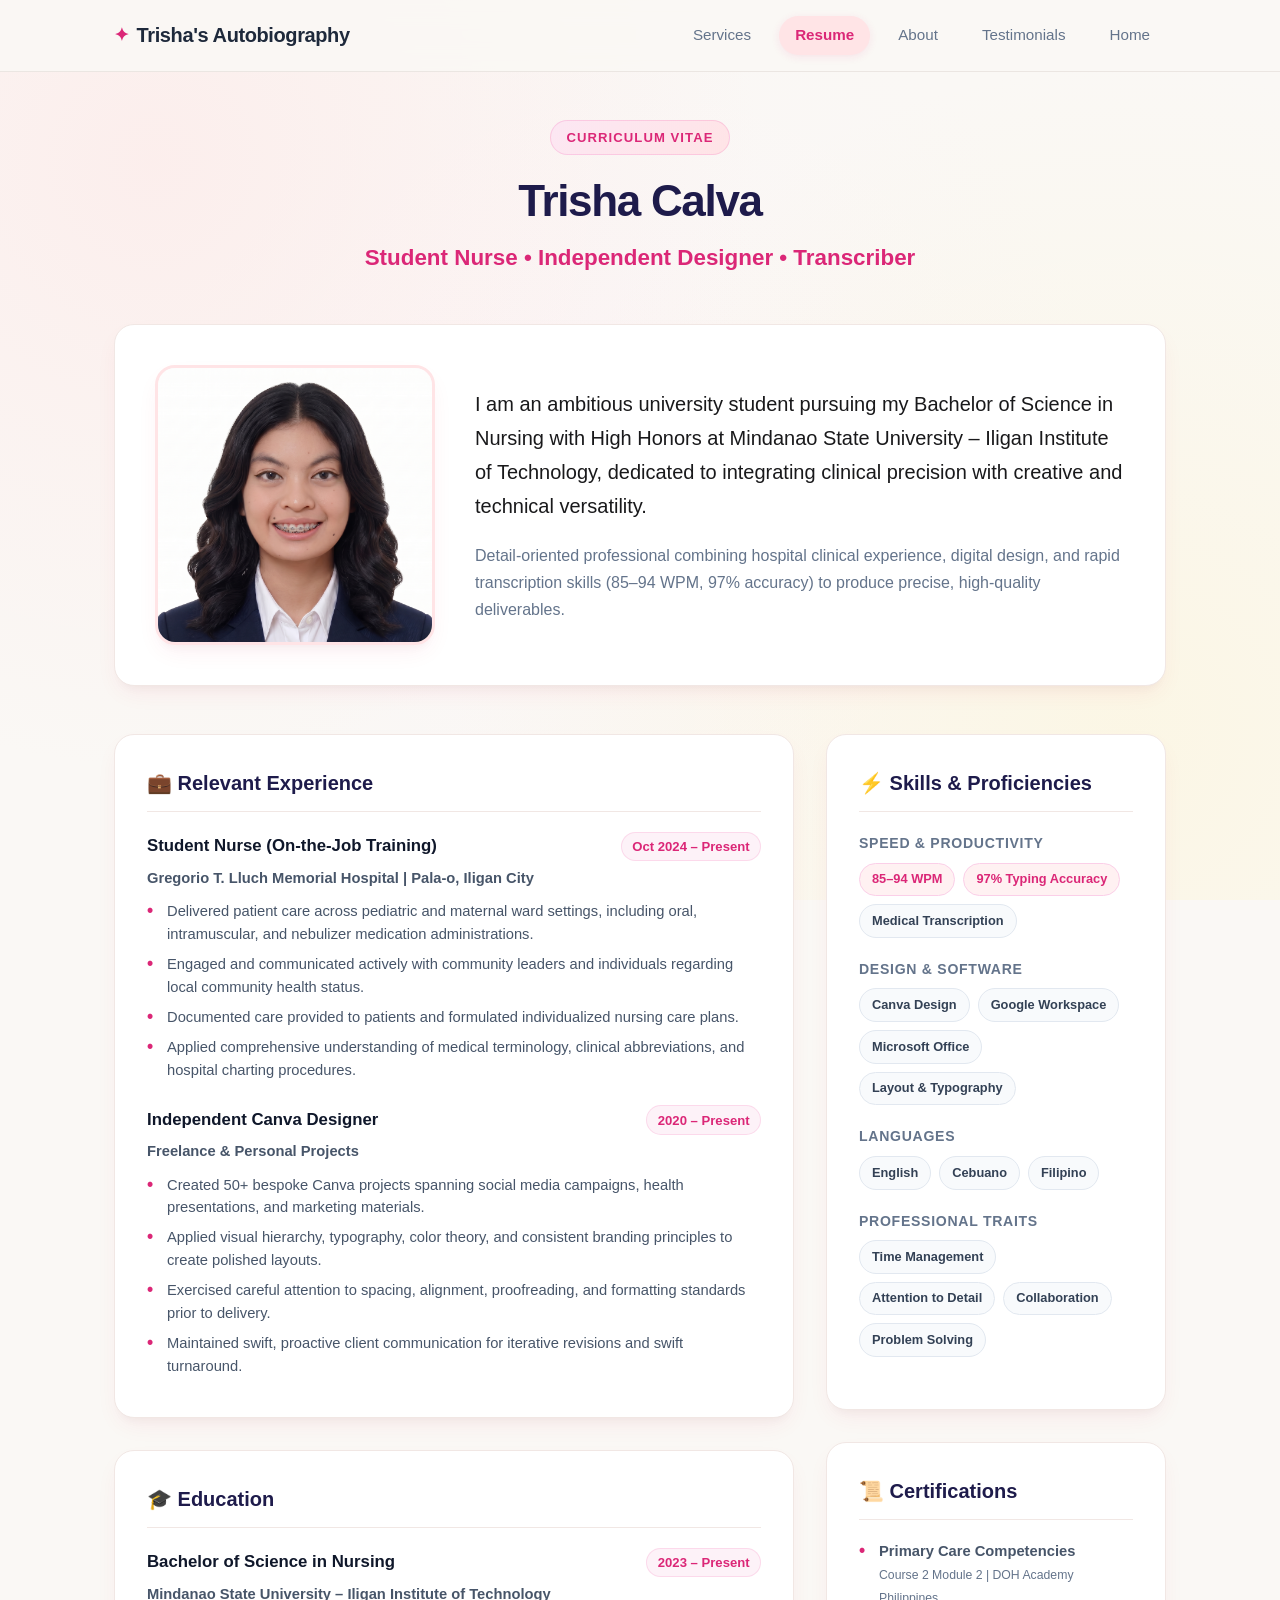
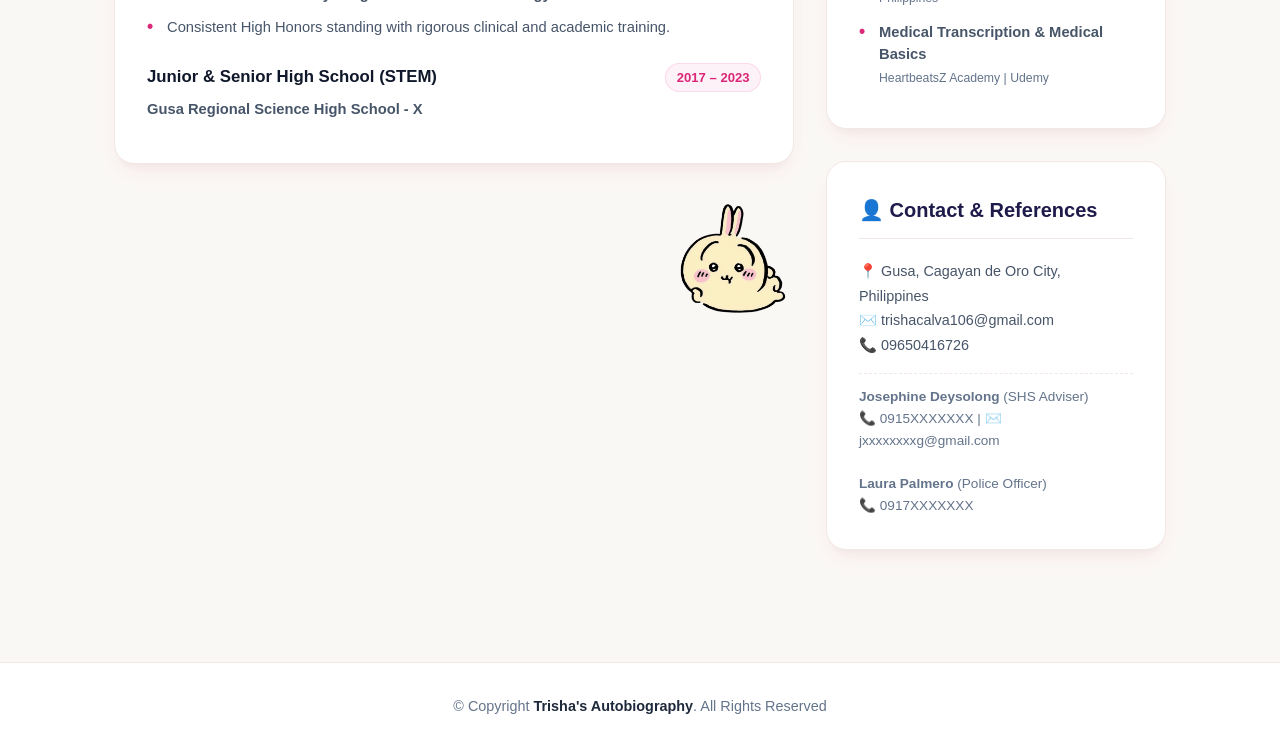
<file: resume.html>
<!DOCTYPE html>
<html lang="en">
<head>
    <meta charset="UTF-8">
    <meta name="viewport" content="width=device-width, initial-scale=1.0">
    <title>Trisha's Autobiography - Resume</title>
    <link rel="stylesheet" type="text/css" href="style.css" media="screen">
    <style>
        :root {
            --primary-rose: #f472b6;
            --primary-rose-dark: #db2777;
            --accent-warm: #fef3c7;
            --accent-peach: #ffe4e6;
            --bg-cream: #faf8f5;
            --card-bg: #ffffff;
            --text-dark: #1e293b;
            --text-muted: #64748b;
            --border-soft: #f1e7e4;
            --shadow-subtle: 0 10px 25px -5px rgba(225, 29, 72, 0.07), 0 8px 10px -6px rgba(0, 0, 0, 0.04);
            --shadow-hover: 0 20px 30px -10px rgba(225, 29, 72, 0.15), 0 10px 15px -5px rgba(0, 0, 0, 0.05);
            --radius-lg: 20px;
            --radius-md: 14px;
        }

        * {
            box-sizing: border-box;
            margin: 0;
            padding: 0;
        }

        body {
            font-family: 'Segoe UI', -apple-system, BlinkMacSystemFont, Roboto, Helvetica, Arial, sans-serif;
            background-color: var(--bg-cream);
            color: var(--text-dark);
            line-height: 1.6;
            min-height: 100vh;
            display: flex;
            flex-direction: column;
        }

        /* Header Navigation */
        header {
            position: sticky;
            top: 0;
            z-index: 100;
            backdrop-filter: blur(12px);
            background: rgba(250, 248, 245, 0.92);
            border-bottom: 1px solid rgba(226, 218, 214, 0.6);
        }

        .header {
            max-width: 1100px;
            margin: 0 auto;
            padding: 1rem 1.5rem;
            display: flex;
            align-items: center;
            justify-content: space-between;
        }

        .header-Left .logo {
            font-size: 1.25rem;
            font-weight: 700;
            color: var(--text-dark);
            text-decoration: none;
            letter-spacing: -0.02em;
            display: flex;
            align-items: center;
            gap: 0.5rem;
        }

        .header-Left .logo::before {
            content: "✦";
            color: var(--primary-rose-dark);
            font-size: 1.1rem;
        }

        .header-Right {
            display: flex;
            align-items: center;
            gap: 0.75rem;
        }

        .header-Right a {
            text-decoration: none;
            color: var(--text-muted);
            font-size: 0.95rem;
            font-weight: 500;
            padding: 0.45rem 1rem;
            border-radius: 9999px;
            transition: all 0.25s ease;
        }

        .header-Right a:hover {
            color: var(--text-dark);
            background-color: rgba(244, 114, 182, 0.12);
        }

        .header-Right a.active {
            color: var(--primary-rose-dark);
            background-color: var(--accent-peach);
            font-weight: 600;
        }

        /* Main Content Layout */
        main {
            flex: 1;
            max-width: 1100px;
            margin: 0 auto;
            padding: 3rem 1.5rem 4rem;
            width: 100%;
        }

        .hero-banner {
            text-align: center;
            max-width: 780px;
            margin: 0 auto 3rem;
        }

        .hero-banner .badge {
            display: inline-block;
            background: linear-gradient(135deg, #fce7f3, #ffe4e6);
            color: var(--primary-rose-dark);
            font-size: 0.82rem;
            font-weight: 700;
            letter-spacing: 0.08em;
            text-transform: uppercase;
            padding: 0.4rem 1rem;
            border-radius: 9999px;
            margin-bottom: 1.25rem;
            border: 1px solid rgba(244, 114, 182, 0.25);
        }

        h1 {
            font-size: 2.75rem;
            color: #1e1b4b;
            line-height: 1.2;
            margin-bottom: 0.75rem;
            font-weight: 800;
            letter-spacing: -0.03em;
        }

        h2 {
            font-size: 1.4rem;
            color: var(--primary-rose-dark);
            font-weight: 600;
            margin-bottom: 1.25rem;
        }

        .profile-section {
            background: var(--card-bg);
            border-radius: var(--radius-lg);
            border: 1px solid var(--border-soft);
            box-shadow: var(--shadow-subtle);
            padding: 2.5rem;
            display: grid;
            grid-template-columns: 280px 1fr;
            gap: 2.5rem;
            align-items: center;
            margin-bottom: 3rem;
        }

        .profile-photo-wrapper {
            position: relative;
            width: 100%;
            aspect-ratio: 1 / 1;
            border-radius: var(--radius-lg);
            overflow: hidden;
            background: linear-gradient(135deg, #fff1f2 0%, #fdf2f8 50%, #fef3c7 100%);
            border: 3px solid #ffe4e6;
            box-shadow: var(--shadow-subtle);
            display: flex;
            align-items: center;
            justify-content: center;
        }

        .profile-photo-wrapper img {
            width: 100%;
            height: 100%;
            object-fit: cover;
            display: block;
        }

        .photo-placeholder {
            display: flex;
            flex-direction: column;
            align-items: center;
            gap: 0.6rem;
            color: #9d174d;
            font-size: 0.85rem;
            font-weight: 600;
            text-align: center;
            padding: 1rem;
        }

        .photo-placeholder svg {
            width: 48px;
            height: 48px;
            stroke: var(--primary-rose-dark);
        }

        .profile-content {
            display: flex;
            flex-direction: column;
            gap: 1.2rem;
        }

        .lead-text {
            font-size: 1.1rem;
            color: rgb(25, 25, 27);
            font-family: Verdana, Geneva, Tahoma, sans-serif;
            line-height: 1.7;
        }

        /* Two-Column Curriculum Vitae Layout */
        .cv-grid {
            display: grid;
            grid-template-columns: 2fr 1fr;
            gap: 2rem;
            margin-bottom: 3rem;
        }

        .cv-main-col, .cv-side-col {
            display: flex;
            flex-direction: column;
            gap: 2rem;
        }

        .cv-card {
            background: var(--card-bg);
            border-radius: var(--radius-lg);
            border: 1px solid var(--border-soft);
            box-shadow: var(--shadow-subtle);
            padding: 2rem;
            transition: transform 0.3s ease, box-shadow 0.3s ease;
        }

        .cv-card:hover {
            transform: translateY(-3px);
            box-shadow: var(--shadow-hover);
            border-color: rgba(244, 114, 182, 0.35);
        }

        .cv-card-title {
            font-size: 1.25rem;
            font-weight: 700;
            color: #1e1b4b;
            margin-bottom: 1.25rem;
            display: flex;
            align-items: center;
            gap: 0.6rem;
            border-bottom: 1px solid var(--border-soft);
            padding-bottom: 0.75rem;
        }

        .cv-item {
            margin-bottom: 1.5rem;
        }

        .cv-item:last-child {
            margin-bottom: 0;
        }

        .cv-item-header {
            display: flex;
            justify-content: space-between;
            align-items: baseline;
            flex-wrap: wrap;
            gap: 0.5rem;
            margin-bottom: 0.35rem;
        }

        .cv-role {
            font-size: 1.05rem;
            font-weight: 700;
            color: #0f172a;
        }

        .cv-dates {
            font-size: 0.82rem;
            font-weight: 600;
            color: var(--primary-rose-dark);
            background: #fdf2f8;
            padding: 0.2rem 0.65rem;
            border-radius: 9999px;
            border: 1px solid rgba(244, 114, 182, 0.2);
        }

        .cv-sub {
            font-size: 0.92rem;
            font-weight: 600;
            color: #475569;
            margin-bottom: 0.6rem;
        }

        .cv-list {
            list-style: none;
            padding-left: 0;
        }

        .cv-list li {
            position: relative;
            padding-left: 1.25rem;
            font-size: 0.92rem;
            color: #475569;
            font-family: Verdana, Geneva, Tahoma, sans-serif;
            margin-bottom: 0.45rem;
            line-height: 1.55;
        }

        .cv-list li::before {
            content: "•";
            position: absolute;
            left: 0;
            color: var(--primary-rose-dark);
            font-weight: bold;
            font-size: 1.1rem;
            line-height: 1.2;
        }

        /* Skills badges */
        .skill-group {
            margin-bottom: 1.25rem;
        }

        .skill-group-title {
            font-size: 0.88rem;
            font-weight: 700;
            text-transform: uppercase;
            letter-spacing: 0.05em;
            color: var(--text-muted);
            margin-bottom: 0.5rem;
        }

        .tag-list {
            display: flex;
            flex-wrap: wrap;
            gap: 0.5rem;
        }

        .tag {
            font-size: 0.8rem;
            padding: 0.35rem 0.75rem;
            background: #f8fafc;
            border: 1px solid #e2e8f0;
            border-radius: 9999px;
            color: #334155;
            font-weight: 600;
        }

        .tag.highlight {
            background: #fff1f2;
            border-color: #fbcfe8;
            color: var(--primary-rose-dark);
        }

        /* Footer */
        footer {
            border-top: 1px solid var(--border-soft);
            background: #ffffff;
            padding: 2rem 1.5rem;
            text-align: center;
            margin-top: auto;
        }

        .footer {
            max-width: 1100px;
            margin: 0 auto;
            font-size: 0.9rem;
            color: var(--text-muted);
        }

        .footer strong span {
            color: var(--text-dark);
        }

        @media (max-width: 860px) {
            .profile-section {
                grid-template-columns: 1fr;
                text-align: center;
            }
            .profile-photo-wrapper {
                max-width: 220px;
                margin: 0 auto;
            }
            .cv-grid {
                grid-template-columns: 1fr;
            }
            .header {
                flex-direction: column;
                gap: 1rem;
            }
            .header-Right {
                flex-wrap: wrap;
                justify-content: center;
            }
            h1 {
                font-size: 2.1rem;
            }
        }
    </style>
</head>

<body>
    <!-- Top Navigation Header -->
    <header>
        <div class="header">
            <div class="header-Left">
                <a href="index.html" class="logo">Trisha's Autobiography</a>
            </div>
            <div class="header-Right">
                <a href="services.html">Services</a>
                <a class="active" href="resume.html">Resume</a>
                <a href="about.html">About</a>
                <a href="testimonials.html">Testimonials</a>
                <a href="index.html">Home</a>
            </div>
        </div>
    </header>

    <!-- Main Content Area -->
    <main>
        <section class="hero-banner">
            <span class="badge">Curriculum Vitae</span>
            <h1>Trisha Calva</h1>
            <h2>Student Nurse • Independent Designer • Transcriber</h2>
        </section>

        <!-- Profile Section with Integrated About Me -->
        <section class="profile-section">
            <div class="profile-photo-wrapper">
                <!-- Insert your picture below (e.g., PHOTOS/profile.jpg) -->
                <img src="media/trisha.png" alt="Trisha Calva" 
                     onerror="this.style.display='none'; this.nextElementSibling.style.display='flex';">
                <div class="photo-placeholder" style="display: none;">
                    <svg fill="none" viewBox="0 0 24 24" stroke="currentColor">
                        <path stroke-linecap="round" stroke-linejoin="round" stroke-width="1.8" d="M16 7a4 4 0 11-8 0 4 4 0 018 0zM12 14a7 7 0 00-7 7h14a7 7 0 00-7-7z"/>
                    </svg>
                    <span>Insert Picture: <code>media/trisha.png</code></span>
                </div>
            </div>

            <div class="profile-content">
                <!-- Integrated 'About Me' paragraph synthesized from both resumes -->
                <p class="lead-text" style="font-size:20px; color: rgb(25, 25, 27); font-family: Verdana, Geneva, Tahoma, sans-serif;">
                    I am an ambitious university student pursuing my Bachelor of Science in Nursing with High Honors at Mindanao State University – Iligan Institute of Technology, dedicated to integrating clinical precision with creative and technical versatility.
                </p>
                <p style="font-size: 16px; color: #64748b; font-family: Verdana, Geneva, Tahoma, sans-serif;">
                    Detail-oriented professional combining hospital clinical experience, digital design, and rapid transcription skills (85–94 WPM, 97% accuracy) to produce precise, high-quality deliverables.
                </p>
            </div>
        </section>

        <!-- Comprehensive Resume Details Grid -->
        <div class="cv-grid">
            <!-- Main Column: Experience & Education -->
            <div class="cv-main-col">
                
                <!-- Relevant Work Experience -->
                <section class="cv-card">
                    <h3 class="cv-card-title">💼 Relevant Experience</h3>
                    
                    <div class="cv-item">
                        <div class="cv-item-header">
                            <span class="cv-role">Student Nurse (On-the-Job Training)</span>
                            <span class="cv-dates">Oct 2024 – Present</span>
                        </div>
                        <div class="cv-sub">Gregorio T. Lluch Memorial Hospital | Pala-o, Iligan City</div>
                        <ul class="cv-list">
                            <li>Delivered patient care across pediatric and maternal ward settings, including oral, intramuscular, and nebulizer medication administrations.</li>
                            <li>Engaged and communicated actively with community leaders and individuals regarding local community health status.</li>
                            <li>Documented care provided to patients and formulated individualized nursing care plans.</li>
                            <li>Applied comprehensive understanding of medical terminology, clinical abbreviations, and hospital charting procedures.</li>
                        </ul>
                    </div>

                    <div class="cv-item">
                        <div class="cv-item-header">
                            <span class="cv-role">Independent Canva Designer</span>
                            <span class="cv-dates">2020 – Present</span>
                        </div>
                        <div class="cv-sub">Freelance & Personal Projects</div>
                        <ul class="cv-list">
                            <li>Created 50+ bespoke Canva projects spanning social media campaigns, health presentations, and marketing materials.</li>
                            <li>Applied visual hierarchy, typography, color theory, and consistent branding principles to create polished layouts.</li>
                            <li>Exercised careful attention to spacing, alignment, proofreading, and formatting standards prior to delivery.</li>
                            <li>Maintained swift, proactive client communication for iterative revisions and swift turnaround.</li>
                        </ul>
                    </div>
                </section>

                <!-- Education -->
                <section class="cv-card">
                    <h3 class="cv-card-title">🎓 Education</h3>
                    
                    <div class="cv-item">
                        <div class="cv-item-header">
                            <span class="cv-role">Bachelor of Science in Nursing</span>
                            <span class="cv-dates">2023 – Present</span>
                        </div>
                        <div class="cv-sub">Mindanao State University – Iligan Institute of Technology</div>
                        <ul class="cv-list">
                            <li>Consistent High Honors standing with rigorous clinical and academic training.</li>
                        </ul>
                    </div>

                    <div class="cv-item">
                        <div class="cv-item-header">
                            <span class="cv-role">Junior & Senior High School (STEM)</span>
                            <span class="cv-dates">2017 – 2023</span>
                        </div>
                        <div class="cv-sub">Gusa Regional Science High School - X</div>
                    </div>
                </section>
<button type="button" 
        onclick="alert('Yay! You found Usagi!')" 
        style="background: none; border: none; padding: 0; cursor: pointer; outline: none; display: inline-block;">
  <img src="media/usagi.png" alt="what's this button do?" width="130" style="display: block; transition: transform 0.2s ease;  float: right;">
</button>
            </div>

            <!-- Side Column: Skills, Certifications, Contact & References -->
            <div class="cv-side-col">
                
                <!-- Core Competencies -->
                <section class="cv-card">
                    <h3 class="cv-card-title">⚡ Skills & Proficiencies</h3>
                    
                    <div class="skill-group">
                        <div class="skill-group-title">Speed & Productivity</div>
                        <div class="tag-list">
                            <span class="tag highlight">85–94 WPM</span>
                            <span class="tag highlight">97% Typing Accuracy</span>
                            <span class="tag">Medical Transcription</span>
                        </div>
                    </div>

                    <div class="skill-group">
                        <div class="skill-group-title">Design & Software</div>
                        <div class="tag-list">
                            <span class="tag">Canva Design</span>
                            <span class="tag">Google Workspace</span>
                            <span class="tag">Microsoft Office</span>
                            <span class="tag">Layout & Typography</span>
                        </div>
                    </div>

                    <div class="skill-group">
                        <div class="skill-group-title">Languages</div>
                        <div class="tag-list">
                            <span class="tag">English</span>
                            <span class="tag">Cebuano</span>
                            <span class="tag">Filipino</span>
                        </div>
                    </div>

                    <div class="skill-group">
                        <div class="skill-group-title">Professional Traits</div>
                        <div class="tag-list">
                            <span class="tag">Time Management</span>
                            <span class="tag">Attention to Detail</span>
                            <span class="tag">Collaboration</span>
                            <span class="tag">Problem Solving</span>
                        </div>
                    </div>
                </section>

                <!-- Certifications -->
                <section class="cv-card">
                    <h3 class="cv-card-title">📜 Certifications</h3>
                    <ul class="cv-list">
                        <li><strong>Primary Care Competencies</strong><br><small style="color:#64748b;">Course 2 Module 2 | DOH Academy Philippines</small></li>
                        <li style="margin-top: 0.75rem;"><strong>Medical Transcription & Medical Basics</strong><br><small style="color:#64748b;">HeartbeatsZ Academy | Udemy</small></li>
                    </ul>
                </section>

                <!-- Contact & References -->
                <section class="cv-card">
                    <h3 class="cv-card-title">👤 Contact & References</h3>
                    <p style="font-size:0.9rem; color:#475569; margin-bottom: 1rem;">
                        📍 Gusa, Cagayan de Oro City, Philippines<br>
                        ✉️ trishacalva106@gmail.com<br>
                        📞 09650416726
                    </p>
                    <div style="font-size:0.85rem; color:#64748b; border-top: 1px dashed var(--border-soft); padding-top: 0.75rem;">
                        <strong>Josephine Deysolong</strong> (SHS Adviser)<br>
                        📞 0915XXXXXXX | ✉️ jxxxxxxxxg@gmail.com<br><br>
                        <strong>Laura Palmero</strong> (Police Officer)<br>
                        📞 0917XXXXXXX
                    </div>
                </section>

            </div>
        </div>
    </main>

    <!-- Footer -->
    <footer>
        <div class="footer">
            © Copyright <strong><span>Trisha's Autobiography</span></strong>. All Rights Reserved
        </div>
    </footer>
</body>
</html>
</file>
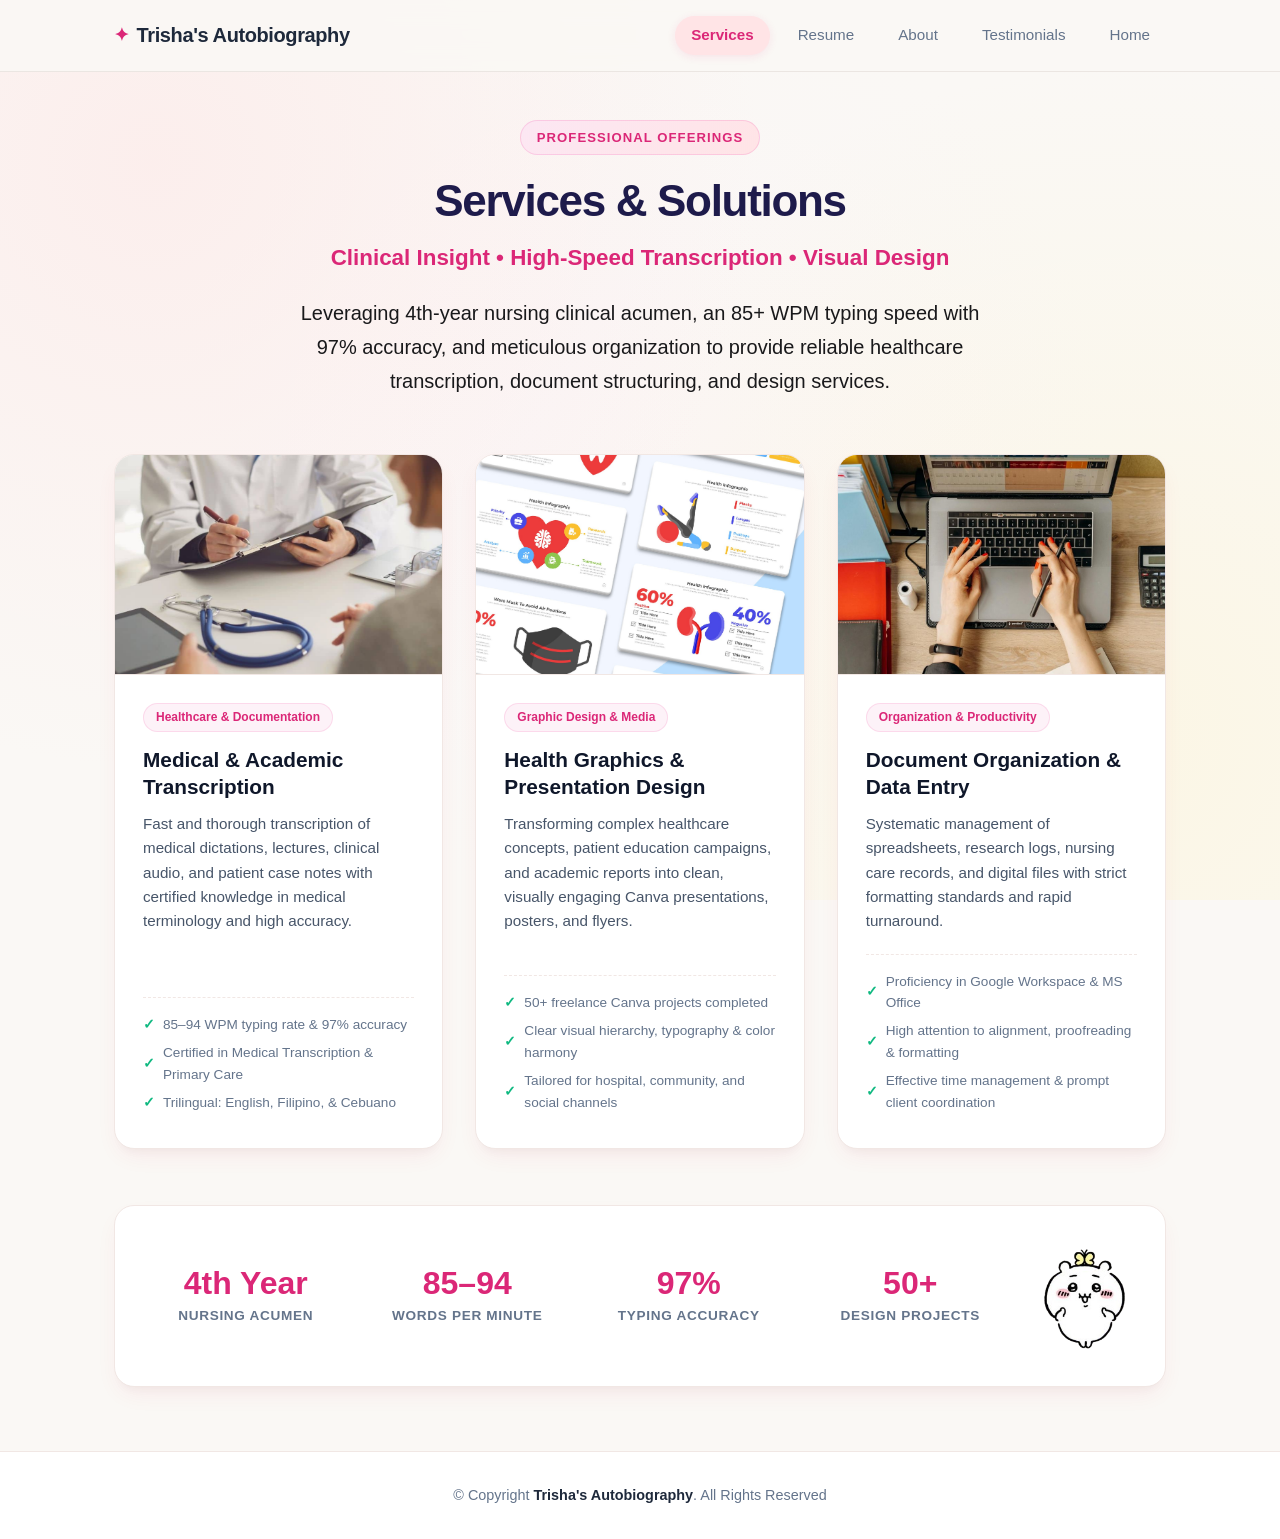
<file: services.html>
<!DOCTYPE html>
<html lang="en">
<head>
    <meta charset="UTF-8">
    <meta name="viewport" content="width=device-width, initial-scale=1.0">
    <title>Trisha's Autobiography - Services</title>
    <link rel="stylesheet" type="text/css" href="style.css" media="screen">
    <style>
        :root {
            --primary-rose: #f472b6;
            --primary-rose-dark: #db2777;
            --accent-warm: #fef3c7;
            --accent-peach: #ffe4e6;
            --bg-cream: #faf8f5;
            --card-bg: #ffffff;
            --text-dark: #1e293b;
            --text-muted: #64748b;
            --border-soft: #f1e7e4;
            --shadow-subtle: 0 10px 25px -5px rgba(225, 29, 72, 0.07), 0 8px 10px -6px rgba(0, 0, 0, 0.04);
            --shadow-hover: 0 20px 30px -10px rgba(225, 29, 72, 0.15), 0 10px 15px -5px rgba(0, 0, 0, 0.05);
            --radius-lg: 20px;
            --radius-md: 14px;
        }

        * {
            box-sizing: border-box;
            margin: 0;
            padding: 0;
        }

        body {
            font-family: 'Segoe UI', -apple-system, BlinkMacSystemFont, Roboto, Helvetica, Arial, sans-serif;
            background-color: var(--bg-cream);
            color: var(--text-dark);
            line-height: 1.6;
            min-height: 100vh;
            display: flex;
            flex-direction: column;
        }

        /* Header Navigation */
        header {
            position: sticky;
            top: 0;
            z-index: 100;
            backdrop-filter: blur(12px);
            background: rgba(250, 248, 245, 0.92);
            border-bottom: 1px solid rgba(226, 218, 214, 0.6);
        }

        .header {
            max-width: 1100px;
            margin: 0 auto;
            padding: 1rem 1.5rem;
            display: flex;
            align-items: center;
            justify-content: space-between;
        }

        .header-Left .logo {
            font-size: 1.25rem;
            font-weight: 700;
            color: var(--text-dark);
            text-decoration: none;
            letter-spacing: -0.02em;
            display: flex;
            align-items: center;
            gap: 0.5rem;
        }

        .header-Left .logo::before {
            content: "✦";
            color: var(--primary-rose-dark);
            font-size: 1.1rem;
        }

        .header-Right {
            display: flex;
            align-items: center;
            gap: 0.75rem;
        }

        .header-Right a {
            text-decoration: none;
            color: var(--text-muted);
            font-size: 0.95rem;
            font-weight: 500;
            padding: 0.45rem 1rem;
            border-radius: 9999px;
            transition: all 0.25s ease;
        }

        .header-Right a:hover {
            color: var(--text-dark);
            background-color: rgba(244, 114, 182, 0.12);
        }

        .header-Right a.active {
            color: var(--primary-rose-dark);
            background-color: var(--accent-peach);
            font-weight: 600;
        }

        /* Hero / Introduction Section */
        main {
            flex: 1;
            max-width: 1100px;
            margin: 0 auto;
            padding: 3rem 1.5rem 4rem;
            width: 100%;
        }

        .hero-banner {
            text-align: center;
            max-width: 780px;
            margin: 0 auto 3.5rem;
        }

        .hero-banner .badge {
            display: inline-block;
            background: linear-gradient(135deg, #fce7f3, #ffe4e6);
            color: var(--primary-rose-dark);
            font-size: 0.82rem;
            font-weight: 700;
            letter-spacing: 0.08em;
            text-transform: uppercase;
            padding: 0.4rem 1rem;
            border-radius: 9999px;
            margin-bottom: 1.25rem;
            border: 1px solid rgba(244, 114, 182, 0.25);
        }

        h1 {
            font-size: 2.75rem;
            color: #1e1b4b;
            line-height: 1.2;
            margin-bottom: 0.75rem;
            font-weight: 800;
            letter-spacing: -0.03em;
        }

        h2 {
            font-size: 1.4rem;
            color: var(--primary-rose-dark);
            font-weight: 600;
            margin-bottom: 1.25rem;
        }

        .lead-text {
            font-size: 1.1rem;
            color: var(--text-muted);
            font-family: Verdana, Geneva, Tahoma, sans-serif;
            max-width: 680px;
            margin: 0 auto;
        }

        /* Services Grid */
        .services-grid {
            display: grid;
            grid-template-columns: repeat(auto-fit, minmax(320px, 1fr));
            gap: 2rem;
            margin-bottom: 3.5rem;
        }

        .service-card {
            background: var(--card-bg);
            border-radius: var(--radius-lg);
            border: 1px solid var(--border-soft);
            box-shadow: var(--shadow-subtle);
            overflow: hidden;
            display: flex;
            flex-direction: column;
            transition: transform 0.3s cubic-bezier(0.16, 1, 0.3, 1), box-shadow 0.3s ease, border-color 0.3s ease;
        }

        .service-card:hover {
            transform: translateY(-6px);
            box-shadow: var(--shadow-hover);
            border-color: rgba(244, 114, 182, 0.4);
        }

        /* Picture Insertion Container */
        .card-image-wrapper {
            position: relative;
            width: 100%;
            height: 220px;
            background: linear-gradient(135deg, #fff1f2 0%, #fdf2f8 50%, #fef3c7 100%);
            display: flex;
            align-items: center;
            justify-content: center;
            overflow: hidden;
            border-bottom: 1px solid var(--border-soft);
        }

        .card-image-wrapper img {
            width: 100%;
            height: 100%;
            object-fit: cover;
            transition: transform 0.4s ease;
            display: block;
        }

        .service-card:hover .card-image-wrapper img {
            transform: scale(1.04);
        }

        /* Fallback graphic shown if custom image isn't loaded */
        .img-placeholder {
            display: flex;
            flex-direction: column;
            align-items: center;
            gap: 0.6rem;
            color: #9d174d;
            font-size: 0.85rem;
            font-weight: 600;
            text-align: center;
            padding: 1.5rem;
        }

        .img-placeholder svg {
            width: 44px;
            height: 44px;
            stroke: var(--primary-rose-dark);
            opacity: 0.85;
        }

        /* Card Content */
        .card-body {
            padding: 1.75rem;
            flex: 1;
            display: flex;
            flex-direction: column;
        }

        .card-badge {
            align-self: flex-start;
            font-size: 0.75rem;
            font-weight: 700;
            padding: 0.25rem 0.75rem;
            background: #fdf2f8;
            color: var(--primary-rose-dark);
            border-radius: 9999px;
            margin-bottom: 0.85rem;
            border: 1px solid rgba(244, 114, 182, 0.2);
        }

        .card-title {
            font-size: 1.3rem;
            font-weight: 700;
            color: #0f172a;
            margin-bottom: 0.75rem;
            line-height: 1.3;
        }

        .card-description {
            font-size: 0.95rem;
            color: #475569;
            font-family: Verdana, Geneva, Tahoma, sans-serif;
            line-height: 1.6;
            margin-bottom: 1.25rem;
            flex: 1;
        }

        .card-features {
            list-style: none;
            border-top: 1px dashed var(--border-soft);
            padding-top: 1rem;
            margin-top: auto;
        }

        .card-features li {
            font-size: 0.85rem;
            color: #64748b;
            display: flex;
            align-items: center;
            gap: 0.5rem;
            margin-bottom: 0.4rem;
        }

        .card-features li::before {
            content: "✓";
            color: #10b981;
            font-weight: bold;
        }

        /* Quick Stat Highlight Section */
        .skills-highlight-bar {
            background: #ffffff;
            border-radius: var(--radius-lg);
            border: 1px solid var(--border-soft);
            padding: 1.75rem 2rem;
            display: flex;
            flex-wrap: wrap;
            align-items: center;
            justify-content: space-around;
            gap: 1.5rem;
            box-shadow: var(--shadow-subtle);
            text-align: center;
        }

        .stat-item {
            flex: 1;
            min-width: 160px;
        }

        .stat-number {
            font-size: 2rem;
            font-weight: 800;
            color: var(--primary-rose-dark);
            line-height: 1.1;
        }

        .stat-label {
            font-size: 0.85rem;
            color: var(--text-muted);
            font-weight: 600;
            text-transform: uppercase;
            letter-spacing: 0.05em;
            margin-top: 0.25rem;
        }

        /* Footer */
        footer {
            border-top: 1px solid var(--border-soft);
            background: #ffffff;
            padding: 2rem 1.5rem;
            text-align: center;
            margin-top: auto;
        }

        .footer {
            max-width: 1100px;
            margin: 0 auto;
            font-size: 0.9rem;
            color: var(--text-muted);
        }

        .footer strong span {
            color: var(--text-dark);
        }

        @media (max-width: 768px) {
            .header {
                flex-direction: column;
                gap: 1rem;
            }
            .header-Right {
                flex-wrap: wrap;
                justify-content: center;
            }
            h1 {
                font-size: 2.1rem;
            }
            .services-grid {
                grid-template-columns: 1fr;
            }
        }
    </style>
</head>

<body>
    <!-- Top Navigation Header -->
    <header>
        <div class="header">
            <div class="header-Left">
                <a href="index.html" class="logo">Trisha's Autobiography</a>
            </div>
            <div class="header-Right">
                <a class="active" href="services.html">Services</a>
                <a href="resume.html">Resume</a>
                <a href="about.html">About</a>
                <a href="testimonials.html">Testimonials</a>
                <a href="index.html">Home</a>
            </div>
        </div>
    </header>

    <!-- Main Content Area -->
    <main>
        <section class="hero-banner">
            <span class="badge">Professional Offerings</span>
            <h1>Services & Solutions</h1>
            <h2>Clinical Insight • High-Speed Transcription • Visual Design</h2>
            <p class="lead-text" style="font-size:20px; color: rgb(25, 25, 27); font-family: Verdana, Geneva, Tahoma, sans-serif">
                Leveraging 4th-year nursing clinical acumen, an 85+ WPM typing speed with 97% accuracy, and meticulous organization to provide reliable healthcare transcription, document structuring, and design services.
            </p>
        </section>

        <!-- Services Cards Section -->
        <section class="services-grid">
            
            <!-- Service Card 1 -->
            <article class="service-card">
                <div class="card-image-wrapper">
                    <!-- Insert your own picture below (e.g., PHOTOS/medical-transcription.jpg) -->
                    <img src="media/medical transcription.jpg" alt="Medical Transcription and Clinical Documentation" 
                         onerror="this.style.display='none'; this.nextElementSibling.style.display='flex';">
                    <div class="img-placeholder" style="display: none;">
                        <svg fill="none" viewBox="0 0 24 24" stroke="currentColor">
                            <path stroke-linecap="round" stroke-linejoin="round" stroke-width="1.8" d="M9 12h6m-6 4h6m2 5H7a2 2 0 01-2-2V5a2 2 0 012-2h5.586a1 1 0 01.707.293l5.414 5.414a1 1 0 01.293.707V19a2 2 0 01-2 2z"/>
                        </svg>
                        <span>Insert Picture: <code>PHOTOS/service1.jpg</code></span>
                    </div>
                </div>
                <div class="card-body">
                    <span class="card-badge">Healthcare & Documentation</span>
                    <h3 class="card-title">Medical & Academic Transcription</h3>
                    <p class="card-description">
                        Fast and thorough transcription of medical dictations, lectures, clinical audio, and patient case notes with certified knowledge in medical terminology and high accuracy.
                    </p>
                    <ul class="card-features">
                        <li>85–94 WPM typing rate & 97% accuracy</li>
                        <li>Certified in Medical Transcription & Primary Care</li>
                        <li>Trilingual: English, Filipino, & Cebuano</li>
                    </ul>
                </div>
            </article>

            <!-- Service Card 2 -->
            <article class="service-card">
                <div class="card-image-wrapper">
                    <!-- Insert your own picture below (e.g., PHOTOS/health-education.jpg) -->
                    <img src="media/health graphics.jpg" alt="Healthcare Communication & Infographics" 
                         onerror="this.style.display='none'; this.nextElementSibling.style.display='flex';">
                    <div class="img-placeholder" style="display: none;">
                        <svg fill="none" viewBox="0 0 24 24" stroke="currentColor">
                            <path stroke-linecap="round" stroke-linejoin="round" stroke-width="1.8" d="M7 21a4 4 0 01-4-4V5a2 2 0 012-2h4a2 2 0 012 2v12a4 4 0 01-4 4zm0 0h12a2 2 0 002-2v-4a2 2 0 00-2-2h-2.343M11 7.343l1.657-1.657a2 2 0 012.828 0l2.829 2.829a2 2 0 010 2.828l-8.486 8.485M7 17h.01"/>
                        </svg>
                        <span>Insert Picture: <code>PHOTOS/service2.jpg</code></span>
                    </div>
                </div>
                <div class="card-body">
                    <span class="card-badge">Graphic Design & Media</span>
                    <h3 class="card-title">Health Graphics & Presentation Design</h3>
                    <p class="card-description">
                        Transforming complex healthcare concepts, patient education campaigns, and academic reports into clean, visually engaging Canva presentations, posters, and flyers.
                    </p>
                    <ul class="card-features">
                        <li>50+ freelance Canva projects completed</li>
                        <li>Clear visual hierarchy, typography & color harmony</li>
                        <li>Tailored for hospital, community, and social channels</li>
                    </ul>
                </div>
            </article>

            <!-- Service Card 3 -->
            <article class="service-card">
                <div class="card-image-wrapper">
                    <!-- Insert your own picture below (e.g., PHOTOS/administrative-support.jpg) -->
                    <img src="media/data entry.jpg" alt="Data Entry and Organizational Support" 
                         onerror="this.style.display='none'; this.nextElementSibling.style.display='flex';">
                    <div class="img-placeholder" style="display: none;">
                        <svg fill="none" viewBox="0 0 24 24" stroke="currentColor">
                            <path stroke-linecap="round" stroke-linejoin="round" stroke-width="1.8" d="M19 11H5m14 0a2 2 0 012 2v6a2 2 0 01-2 2H5a2 2 0 01-2-2v-6a2 2 0 012-2m14 0V9a2 2 0 00-2-2M5 11V9a2 2 0 012-2m0 0V5a2 2 0 012-2h6a2 2 0 012 2v2M7 7h10"/>
                        </svg>
                        <span>Insert Picture: <code>PHOTOS/service3.jpg</code></span>
                    </div>
                </div>
                <div class="card-body">
                    <span class="card-badge">Organization & Productivity</span>
                    <h3 class="card-title">Document Organization & Data Entry</h3>
                    <p class="card-description">
                        Systematic management of spreadsheets, research logs, nursing care records, and digital files with strict formatting standards and rapid turnaround.
                    </p>
                    <ul class="card-features">
                        <li>Proficiency in Google Workspace & MS Office</li>
                        <li>High attention to alignment, proofreading & formatting</li>
                        <li>Effective time management & prompt client coordination</li>
                    </ul>
                </div>
            </article>

        </section>

        <!-- Key Qualifications Highlight Banner -->
        <section class="skills-highlight-bar">
            <div class="stat-item">
                <div class="stat-number">4th Year</div>
                <div class="stat-label">Nursing Acumen</div>
            </div>
            <div class="stat-item">
                <div class="stat-number">85–94</div>
                <div class="stat-label">Words Per Minute</div>
            </div>
            <div class="stat-item">
                <div class="stat-number">97%</div>
                <div class="stat-label">Typing Accuracy</div>
            </div>
            <div class="stat-item">
                <div class="stat-number">50+</div>
                <div class="stat-label">Design Projects</div>
            </div>
            <button type="button" 
                onclick="alert('Nice! You found Chiikawa!')" 
                style="background: none; border: none; padding: 0; cursor: pointer; outline: none; display: inline-block;">
                <img src="media/chiikawa.png" alt="what's this button do?" width="100" style="display: block; transition: transform 0.2s ease;  float: right;">
            </button>
        </section>
    </main>

    <!-- Footer -->
    <footer>
        <div class="footer">
            © Copyright <strong><span>Trisha's Autobiography</span></strong>. All Rights Reserved
        </div>
    </footer>
</body>
</html>
</file>
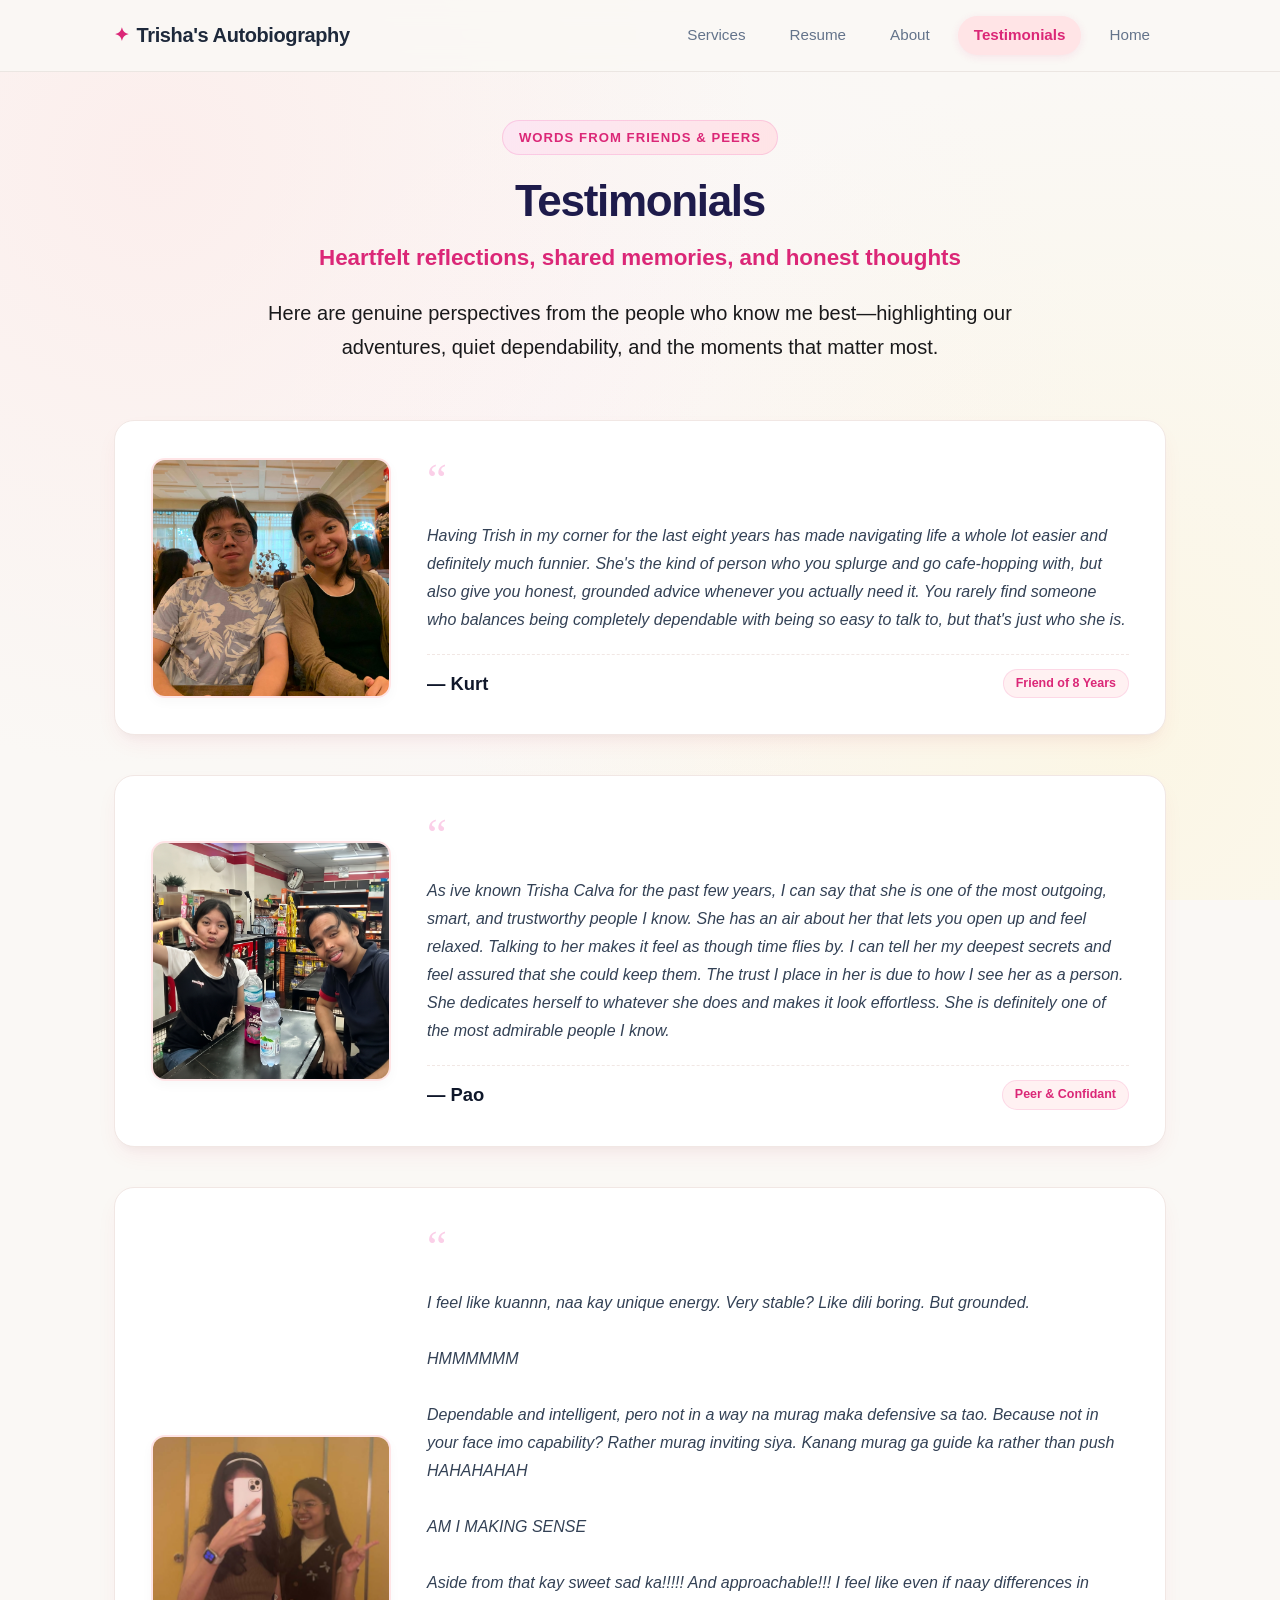
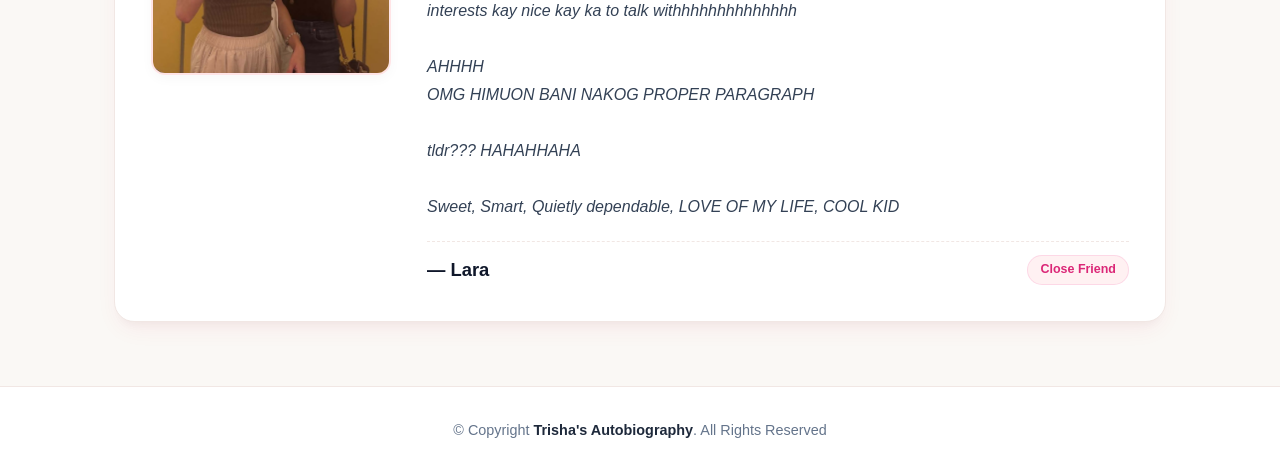
<file: testimonials.html>
<!DOCTYPE html>
<html lang="en">
<head>
    <meta charset="UTF-8">
    <meta name="viewport" content="width=device-width, initial-scale=1.0">
    <title>Trisha's Autobiography - Testimonials</title>
    <link rel="stylesheet" type="text/css" href="style.css" media="screen">
    <style>
        :root {
            --primary-rose: #f472b6;
            --primary-rose-dark: #db2777;
            --accent-warm: #fef3c7;
            --accent-peach: #ffe4e6;
            --bg-cream: #faf8f5;
            --card-bg: #ffffff;
            --text-dark: #1e293b;
            --text-muted: #64748b;
            --border-soft: #f1e7e4;
            --shadow-subtle: 0 10px 25px -5px rgba(225, 29, 72, 0.07), 0 8px 10px -6px rgba(0, 0, 0, 0.04);
            --shadow-hover: 0 20px 30px -10px rgba(225, 29, 72, 0.15), 0 10px 15px -5px rgba(0, 0, 0, 0.05);
            --radius-lg: 20px;
            --radius-md: 14px;
        }

        * {
            box-sizing: border-box;
            margin: 0;
            padding: 0;
        }

        body {
            font-family: 'Segoe UI', -apple-system, BlinkMacSystemFont, Roboto, Helvetica, Arial, sans-serif;
            background-color: var(--bg-cream);
            color: var(--text-dark);
            line-height: 1.6;
            min-height: 100vh;
            display: flex;
            flex-direction: column;
        }

        /* Header Navigation */
        header {
            position: sticky;
            top: 0;
            z-index: 100;
            backdrop-filter: blur(12px);
            background: rgba(250, 248, 245, 0.92);
            border-bottom: 1px solid rgba(226, 218, 214, 0.6);
        }

        .header {
            max-width: 1100px;
            margin: 0 auto;
            padding: 1rem 1.5rem;
            display: flex;
            align-items: center;
            justify-content: space-between;
        }

        .header-Left .logo {
            font-size: 1.25rem;
            font-weight: 700;
            color: var(--text-dark);
            text-decoration: none;
            letter-spacing: -0.02em;
            display: flex;
            align-items: center;
            gap: 0.5rem;
        }

        .header-Left .logo::before {
            content: "✦";
            color: var(--primary-rose-dark);
            font-size: 1.1rem;
        }

        .header-Right {
            display: flex;
            align-items: center;
            gap: 0.75rem;
        }

        .header-Right a {
            text-decoration: none;
            color: var(--text-muted);
            font-size: 0.95rem;
            font-weight: 500;
            padding: 0.45rem 1rem;
            border-radius: 9999px;
            transition: all 0.25s ease;
        }

        .header-Right a:hover {
            color: var(--text-dark);
            background-color: rgba(244, 114, 182, 0.12);
        }

        .header-Right a.active {
            color: var(--primary-rose-dark);
            background-color: var(--accent-peach);
            font-weight: 600;
        }

        /* Main Content Layout */
        main {
            flex: 1;
            max-width: 1100px;
            margin: 0 auto;
            padding: 3rem 1.5rem 4rem;
            width: 100%;
        }

        .hero-banner {
            text-align: center;
            max-width: 780px;
            margin: 0 auto 3.5rem;
        }

        .hero-banner .badge {
            display: inline-block;
            background: linear-gradient(135deg, #fce7f3, #ffe4e6);
            color: var(--primary-rose-dark);
            font-size: 0.82rem;
            font-weight: 700;
            letter-spacing: 0.08em;
            text-transform: uppercase;
            padding: 0.4rem 1rem;
            border-radius: 9999px;
            margin-bottom: 1.25rem;
            border: 1px solid rgba(244, 114, 182, 0.25);
        }

        h1 {
            font-size: 2.75rem;
            color: #1e1b4b;
            line-height: 1.2;
            margin-bottom: 0.75rem;
            font-weight: 800;
            letter-spacing: -0.03em;
        }

        h2 {
            font-size: 1.4rem;
            color: var(--primary-rose-dark);
            font-weight: 600;
            margin-bottom: 1.25rem;
        }

        .lead-text {
            font-size: 1.1rem;
            color: rgb(25, 25, 27);
            font-family: Verdana, Geneva, Tahoma, sans-serif;
            line-height: 1.7;
        }

        /* Testimonials Stack */
        .testimonials-container {
            display: flex;
            flex-direction: column;
            gap: 2.5rem;
        }

        .testimonial-card {
            background: var(--card-bg);
            border-radius: var(--radius-lg);
            border: 1px solid var(--border-soft);
            box-shadow: var(--shadow-subtle);
            padding: 2.25rem;
            display: grid;
            grid-template-columns: 240px 1fr;
            gap: 2.25rem;
            align-items: center;
            transition: transform 0.3s ease, box-shadow 0.3s ease, border-color 0.3s ease;
        }

        .testimonial-card:hover {
            transform: translateY(-4px);
            box-shadow: var(--shadow-hover);
            border-color: rgba(244, 114, 182, 0.4);
        }

        /* Moderately Large Image Space */
        .testifier-photo-wrapper {
            position: relative;
            width: 100%;
            height: 240px;
            border-radius: var(--radius-md);
            overflow: hidden;
            background: linear-gradient(135deg, #fff1f2 0%, #fdf2f8 50%, #fef3c7 100%);
            border: 2px solid var(--accent-peach);
            box-shadow: 0 4px 12px rgba(0, 0, 0, 0.03);
            display: flex;
            align-items: center;
            justify-content: center;
            flex-shrink: 0;
        }

        .testifier-photo-wrapper img {
            width: 100%;
            height: 100%;
            object-fit: cover;
            display: block;
            transition: transform 0.4s ease;
        }

        .testimonial-card:hover .testifier-photo-wrapper img {
            transform: scale(1.03);
        }

        .photo-placeholder {
            display: flex;
            flex-direction: column;
            align-items: center;
            gap: 0.6rem;
            color: #9d174d;
            font-size: 0.82rem;
            font-weight: 600;
            text-align: center;
            padding: 1rem;
        }

        .photo-placeholder svg {
            width: 44px;
            height: 44px;
            stroke: var(--primary-rose-dark);
            opacity: 0.85;
        }

        /* Testimonial Text & Info */
        .testimonial-content {
            display: flex;
            flex-direction: column;
            justify-content: center;
            position: relative;
        }

        .quote-icon {
            font-size: 2.8rem;
            line-height: 1;
            color: #fbcfe8;
            font-family: Georgia, serif;
            margin-bottom: -0.5rem;
            user-select: none;
        }

        .testifier-quote {
            font-size: 1rem;
            color: #334155;
            font-family: Verdana, Geneva, Tahoma, sans-serif;
            line-height: 1.75;
            margin-bottom: 1.25rem;
            white-space: pre-line;
        }

        .testifier-meta {
            display: flex;
            align-items: center;
            justify-content: space-between;
            border-top: 1px dashed var(--border-soft);
            padding-top: 0.85rem;
            margin-top: auto;
        }

        .testifier-name {
            font-size: 1.15rem;
            font-weight: 700;
            color: #0f172a;
            display: flex;
            align-items: center;
            gap: 0.5rem;
        }

        .testifier-tag {
            font-size: 0.78rem;
            font-weight: 600;
            padding: 0.25rem 0.75rem;
            background: #fff1f2;
            color: var(--primary-rose-dark);
            border-radius: 9999px;
            border: 1px solid rgba(244, 114, 182, 0.2);
        }

        /* Footer */
        footer {
            border-top: 1px solid var(--border-soft);
            background: #ffffff;
            padding: 2rem 1.5rem;
            text-align: center;
            margin-top: auto;
        }

        .footer {
            max-width: 1100px;
            margin: 0 auto;
            font-size: 0.9rem;
            color: var(--text-muted);
        }

        .footer strong span {
            color: var(--text-dark);
        }

        @media (max-width: 820px) {
            .testimonial-card {
                grid-template-columns: 1fr;
                text-align: center;
            }
            .testifier-photo-wrapper {
                max-width: 280px;
                height: 220px;
                margin: 0 auto;
            }
            .quote-icon {
                display: none;
            }
            .testifier-meta {
                flex-direction: column;
                gap: 0.5rem;
            }
            .header {
                flex-direction: column;
                gap: 1rem;
            }
            .header-Right {
                flex-wrap: wrap;
                justify-content: center;
            }
            h1 {
                font-size: 2.1rem;
            }
        }
    </style>
</head>

<body>
    <!-- Top Navigation Header -->
    <header>
        <div class="header">
            <div class="header-Left">
                <a href="index.html" class="logo">Trisha's Autobiography</a>
            </div>
            <div class="header-Right">
                <a href="services.html">Services</a>
                <a href="resume.html">Resume</a>
                <a href="about.html">About</a>
                <a class="active" href="testimonials.html">Testimonials</a>
                <a href="index.html">Home</a>
            </div>
        </div>
    </header>

    <!-- Main Content Area -->
    <main>
        <section class="hero-banner">
            <span class="badge">Words from Friends & Peers</span>
            <h1>Testimonials</h1>
            <h2>Heartfelt reflections, shared memories, and honest thoughts</h2>
            <p class="lead-text" style="font-size:20px; color: rgb(25, 25, 27); font-family: Verdana, Geneva, Tahoma, sans-serif">
                Here are genuine perspectives from the people who know me best—highlighting our adventures, quiet dependability, and the moments that matter most.
            </p>
        </section>

        <!-- Testimonials List Section -->
        <section class="testimonials-container">
            
            <!-- Testimony 1: Kurt -->
            <article class="testimonial-card">
                <div class="testifier-photo-wrapper">
                    <!-- Insert picture for Kurt below (e.g., PHOTOS/kurt.jpg) -->
                    <img src="media/me and kurt.jpg" alt="Kurt" 
                         onerror="this.style.display='none'; this.nextElementSibling.style.display='flex';">
                    <div class="photo-placeholder" style="display: none;">
                        <svg fill="none" viewBox="0 0 24 24" stroke="currentColor">
                            <path stroke-linecap="round" stroke-linejoin="round" stroke-width="1.8" d="M4 16l4.586-4.586a2 2 0 012.828 0L16 16m-2-2l1.586-1.586a2 2 0 012.828 0L20 14m-6-6h.01M6 20h12a2 2 0 002-2V6a2 2 0 00-2-2H6a2 2 0 00-2 2v12a2 2 0 002 2z"/>
                        </svg>
                        <span>Insert Picture:<br><code>PHOTOS/kurt.jpg</code></span>
                    </div>
                </div>

                <div class="testimonial-content">
                    <div class="quote-icon">“</div>
                    <p class="testifier-quote">
<i>Having Trish in my corner for the last eight years has made navigating life a whole lot easier and definitely much funnier. She's the kind of person who you splurge and go cafe-hopping with, but also give you honest, grounded advice whenever you actually need it. You rarely find someone who balances being completely dependable with being so easy to talk to, but that's just who she is.</i>
                    </p>
                    <div class="testifier-meta">
                        <span class="testifier-name">— Kurt</span>
                        <span class="testifier-tag">Friend of 8 Years</span>
                    </div>
                </div>
            </article>

            <!-- Testimony 2: Pao -->
            <article class="testimonial-card">
                <div class="testifier-photo-wrapper">
                    <img src="media/me and pao.jpg" alt="Pao" 
                         onerror="this.style.display='none'; this.nextElementSibling.style.display='flex';">
                    <div class="photo-placeholder" style="display: none;">
                        <svg fill="none" viewBox="0 0 24 24" stroke="currentColor">
                            <path stroke-linecap="round" stroke-linejoin="round" stroke-width="1.8" d="M4 16l4.586-4.586a2 2 0 012.828 0L16 16m-2-2l1.586-1.586a2 2 0 012.828 0L20 14m-6-6h.01M6 20h12a2 2 0 002-2V6a2 2 0 00-2-2H6a2 2 0 00-2 2v12a2 2 0 002 2z"/>
                        </svg>
                        <span>Insert Picture:<br><code>media/me and pao.jpg</code></span>
                    </div>
                </div>

                <div class="testimonial-content">
                    <div class="quote-icon">“</div>
                    <p class="testifier-quote">
<i>As ive known Trisha Calva for the past few years, I can say that she is one of the most outgoing, smart, and trustworthy people I know. She has an air about her that lets you open up and feel relaxed. Talking to her makes it feel as though time flies by. I can tell her my deepest secrets and feel assured that she could keep them. The trust I place in her is due to how I see her as a person. She dedicates herself to whatever she does and makes it look effortless. She is definitely one of the most admirable people I know.</i>
                    </p>
                    <div class="testifier-meta">
                        <span class="testifier-name">— Pao</span>
                        <span class="testifier-tag">Peer & Confidant</span>
                    </div>
                </div>
            </article>

            <!-- Testimony 3: Lara -->
            <article class="testimonial-card">
                <div class="testifier-photo-wrapper">
                    <!-- Insert picture for Lara below (e.g., PHOTOS/lara.jpg) -->
                    <img src="media/me and lara.jpg" alt="Lara" 
                         onerror="this.style.display='none'; this.nextElementSibling.style.display='flex';">
                    <div class="photo-placeholder" style="display: none;">
                        <svg fill="none" viewBox="0 0 24 24" stroke="currentColor">
                            <path stroke-linecap="round" stroke-linejoin="round" stroke-width="1.8" d="M4 16l4.586-4.586a2 2 0 012.828 0L16 16m-2-2l1.586-1.586a2 2 0 012.828 0L20 14m-6-6h.01M6 20h12a2 2 0 002-2V6a2 2 0 00-2-2H6a2 2 0 00-2 2v12a2 2 0 002 2z"/>
                        </svg>
                        <span>Insert Picture:<br><code>media/me and lara.jpg</code></span>
                    </div>
                </div>

                <div class="testimonial-content">
                    <div class="quote-icon">“</div>
                    <p class="testifier-quote">
<i>I feel like kuannn, naa kay unique energy. Very stable? Like dili boring. But grounded. 

HMMMMMM

Dependable and intelligent, pero not in a way na murag maka defensive sa tao. Because not in your face imo capability? Rather murag inviting siya. Kanang murag ga guide ka rather than push HAHAHAHAH

AM I MAKING SENSE

Aside from that kay sweet sad ka!!!!! And approachable!!! I feel like even if naay differences in interests kay nice kay ka to talk withhhhhhhhhhhhhh

AHHHH
OMG HIMUON BANI NAKOG PROPER PARAGRAPH

tldr??? HAHAHHAHA

Sweet, Smart, Quietly dependable, LOVE OF MY LIFE, COOL KID </i>
                    </p>
                    <div class="testifier-meta">
                        <span class="testifier-name">— Lara</span>
                        <span class="testifier-tag">Close Friend</span>
                    </div>
                </div>
            </article>

        </section>
    </main>

    <!-- Footer -->
    <footer>
        <div class="footer">
            © Copyright <strong><span>Trisha's Autobiography</span></strong>. All Rights Reserved
        </div>
    </footer>
</body>
</html>
</file>
<file: style.css>
/* ==========================================================================
   Trisha's Autobiography - Master Stylesheet (style.css)
   Harmonious Warm Cream, Soft Blush Rose, and Slate Palette
   Compatible across: index.html, services.html, resume.html, about.html, testimonials.html
   ========================================================================== */

/* Design Tokens & CSS Custom Properties */
:root {
    --primary-rose: #f472b6;
    --primary-rose-dark: #db2777;
    --accent-warm: #fef3c7;
    --accent-peach: #ffe4e6;
    --bg-cream: #faf8f5;
    --card-bg: #ffffff;
    --text-dark: #1e293b;
    --text-muted: #64748b;
    --border-soft: #f1e7e4;
    --shadow-subtle: 0 10px 25px -5px rgba(225, 29, 72, 0.07), 0 8px 10px -6px rgba(0, 0, 0, 0.04);
    --shadow-hover: 0 20px 30px -10px rgba(225, 29, 72, 0.15), 0 10px 15px -5px rgba(0, 0, 0, 0.05);
    --radius-lg: 20px;
    --radius-md: 14px;
}

/* Global Reset & Base Setup */
* {
    box-sizing: border-box;
    margin: 0;
    padding: 0;
}

body {
    font-family: 'Plus Jakarta Sans', 'Segoe UI', -apple-system, BlinkMacSystemFont, Roboto, Helvetica, Arial, sans-serif;
    background-color: var(--bg-cream);
    color: var(--text-dark);
    line-height: 1.6;
    min-height: 100vh;
    display: flex;
    flex-direction: column;
    background-image: 
        radial-gradient(circle at 12% 18%, rgba(254, 226, 226, 0.45) 0%, transparent 45%),
        radial-gradient(circle at 88% 82%, rgba(254, 243, 199, 0.35) 0%, transparent 50%),
        radial-gradient(circle at 50% 50%, rgba(253, 242, 248, 0.4) 0%, transparent 60%);
    background-attachment: fixed;
    text-rendering: optimizeLegibility;
    -webkit-font-smoothing: antialiased;
}

/* Typography Defaults */
h1 {
    font-family: 'Outfit', 'Segoe UI', -apple-system, sans-serif;
    font-size: 2.75rem;
    color: #1e1b4b;
    line-height: 1.2;
    margin-bottom: 0.75rem;
    font-weight: 800;
    letter-spacing: -0.03em;
    text-align: center;
}

h2 {
    font-family: 'Outfit', 'Segoe UI', -apple-system, sans-serif;
    font-size: 1.4rem;
    color: var(--primary-rose-dark);
    font-weight: 600;
    margin-bottom: 1.25rem;
    text-align: center;
}

p {
    line-height: 1.7;
}

/* Frosted Sticky Navigation Header */
header {
    position: sticky;
    top: 0;
    z-index: 100;
    backdrop-filter: blur(12px);
    -webkit-backdrop-filter: blur(12px);
    background: rgba(250, 248, 245, 0.92);
    border-bottom: 1px solid rgba(226, 218, 214, 0.6);
    transition: all 0.3s ease;
}

.header {
    max-width: 1100px;
    margin: 0 auto;
    padding: 1rem 1.5rem;
    display: flex;
    align-items: center;
    justify-content: space-between;
}

.header-Left .logo {
    font-size: 1.25rem;
    font-weight: 700;
    color: var(--text-dark);
    text-decoration: none;
    letter-spacing: -0.02em;
    display: flex;
    align-items: center;
    gap: 0.5rem;
    transition: color 0.2s ease;
}

.header-Left .logo::before {
    content: "✦";
    color: var(--primary-rose-dark);
    font-size: 1.1rem;
}

.header-Left .logo:hover {
    color: var(--primary-rose-dark);
}

.header-Right {
    display: flex;
    align-items: center;
    gap: 0.75rem;
}

.header-Right a {
    text-decoration: none;
    color: var(--text-muted);
    font-size: 0.95rem;
    font-weight: 500;
    padding: 0.45rem 1rem;
    border-radius: 9999px;
    transition: all 0.25s ease;
}

.header-Right a:hover {
    color: var(--primary-rose-dark);
    background-color: rgba(244, 114, 182, 0.12);
}

.header-Right a.active {
    color: var(--primary-rose-dark);
    background-color: var(--accent-peach);
    font-weight: 600;
    box-shadow: 0 2px 8px rgba(219, 39, 119, 0.1);
}

/* Main Layout Wrapper */
main {
    flex: 1;
    max-width: 1100px;
    margin: 0 auto;
    padding: 3rem 1.5rem 4rem;
    width: 100%;
}

.hero-banner {
    text-align: center;
    max-width: 780px;
    margin: 0 auto 3rem;
}

.hero-banner .badge,
.badge {
    display: inline-block;
    background: linear-gradient(135deg, #fce7f3, #ffe4e6);
    color: var(--primary-rose-dark);
    font-size: 0.82rem;
    font-weight: 700;
    letter-spacing: 0.08em;
    text-transform: uppercase;
    padding: 0.4rem 1rem;
    border-radius: 9999px;
    margin-bottom: 1.25rem;
    border: 1px solid rgba(244, 114, 182, 0.25);
}

/* ==========================================================================
   Services Page Components (services.html)
   ========================================================================== */
.services-grid {
    display: grid;
    grid-template-columns: repeat(auto-fit, minmax(320px, 1fr));
    gap: 2rem;
    margin-bottom: 3.5rem;
}

.service-card {
    background: var(--card-bg);
    border-radius: var(--radius-lg);
    border: 1px solid var(--border-soft);
    box-shadow: var(--shadow-subtle);
    overflow: hidden;
    display: flex;
    flex-direction: column;
    transition: transform 0.3s cubic-bezier(0.16, 1, 0.3, 1), box-shadow 0.3s ease, border-color 0.3s ease;
}

.service-card:hover {
    transform: translateY(-6px);
    box-shadow: var(--shadow-hover);
    border-color: rgba(244, 114, 182, 0.4);
}

.card-image-wrapper {
    position: relative;
    width: 100%;
    height: 220px;
    background: linear-gradient(135deg, #fff1f2 0%, #fdf2f8 50%, #fef3c7 100%);
    display: flex;
    align-items: center;
    justify-content: center;
    overflow: hidden;
    border-bottom: 1px solid var(--border-soft);
}

.card-image-wrapper img {
    width: 100%;
    height: 100%;
    object-fit: cover;
    transition: transform 0.4s ease;
    display: block;
}

.service-card:hover .card-image-wrapper img {
    transform: scale(1.04);
}

.card-body {
    padding: 1.75rem;
    flex: 1;
    display: flex;
    flex-direction: column;
}

.card-badge {
    align-self: flex-start;
    font-size: 0.75rem;
    font-weight: 700;
    padding: 0.25rem 0.75rem;
    background: #fdf2f8;
    color: var(--primary-rose-dark);
    border-radius: 9999px;
    margin-bottom: 0.85rem;
    border: 1px solid rgba(244, 114, 182, 0.2);
}

.card-title {
    font-size: 1.3rem;
    font-weight: 700;
    color: #0f172a;
    margin-bottom: 0.75rem;
    line-height: 1.3;
}

.card-description {
    font-size: 0.95rem;
    color: #475569;
    font-family: Verdana, Geneva, Tahoma, sans-serif;
    line-height: 1.6;
    margin-bottom: 1.25rem;
    flex: 1;
}

.card-features {
    list-style: none;
    border-top: 1px dashed var(--border-soft);
    padding-top: 1rem;
    margin-top: auto;
}

.card-features li {
    font-size: 0.85rem;
    color: #64748b;
    display: flex;
    align-items: center;
    gap: 0.5rem;
    margin-bottom: 0.4rem;
}

.card-features li::before {
    content: "✓";
    color: #10b981;
    font-weight: bold;
}

.skills-highlight-bar {
    background: #ffffff;
    border-radius: var(--radius-lg);
    border: 1px solid var(--border-soft);
    padding: 1.75rem 2rem;
    display: flex;
    flex-wrap: wrap;
    align-items: center;
    justify-content: space-around;
    gap: 1.5rem;
    box-shadow: var(--shadow-subtle);
    text-align: center;
}

.stat-item {
    flex: 1;
    min-width: 160px;
}

.stat-number {
    font-size: 2rem;
    font-weight: 800;
    color: var(--primary-rose-dark);
    line-height: 1.1;
}

.stat-label {
    font-size: 0.85rem;
    color: var(--text-muted);
    font-weight: 600;
    text-transform: uppercase;
    letter-spacing: 0.05em;
    margin-top: 0.25rem;
}

/* ==========================================================================
   Resume / Curriculum Vitae Components (resume.html)
   ========================================================================== */
.profile-section {
    background: var(--card-bg);
    border-radius: var(--radius-lg);
    border: 1px solid var(--border-soft);
    box-shadow: var(--shadow-subtle);
    padding: 2.5rem;
    display: grid;
    grid-template-columns: 280px 1fr;
    gap: 2.5rem;
    align-items: center;
    margin-bottom: 3rem;
}

.profile-photo-wrapper {
    position: relative;
    width: 100%;
    aspect-ratio: 1 / 1;
    border-radius: var(--radius-lg);
    overflow: hidden;
    background: linear-gradient(135deg, #fff1f2 0%, #fdf2f8 50%, #fef3c7 100%);
    border: 3px solid #ffe4e6;
    box-shadow: var(--shadow-subtle);
    display: flex;
    align-items: center;
    justify-content: center;
}

.profile-photo-wrapper img {
    width: 100%;
    height: 100%;
    object-fit: cover;
    display: block;
}

.cv-grid {
    display: grid;
    grid-template-columns: 2fr 1fr;
    gap: 2rem;
    margin-bottom: 3rem;
}

.cv-main-col, .cv-side-col {
    display: flex;
    flex-direction: column;
    gap: 2rem;
}

.cv-card {
    background: var(--card-bg);
    border-radius: var(--radius-lg);
    border: 1px solid var(--border-soft);
    box-shadow: var(--shadow-subtle);
    padding: 2rem;
    transition: transform 0.3s ease, box-shadow 0.3s ease;
}

.cv-card:hover {
    transform: translateY(-3px);
    box-shadow: var(--shadow-hover);
    border-color: rgba(244, 114, 182, 0.35);
}

.cv-card-title {
    font-size: 1.25rem;
    font-weight: 700;
    color: #1e1b4b;
    margin-bottom: 1.25rem;
    display: flex;
    align-items: center;
    gap: 0.6rem;
    border-bottom: 1px solid var(--border-soft);
    padding-bottom: 0.75rem;
}

.cv-item {
    margin-bottom: 1.5rem;
}

.cv-item:last-child {
    margin-bottom: 0;
}

.cv-item-header {
    display: flex;
    justify-content: space-between;
    align-items: baseline;
    flex-wrap: wrap;
    gap: 0.5rem;
    margin-bottom: 0.35rem;
}

.cv-role {
    font-size: 1.05rem;
    font-weight: 700;
    color: #0f172a;
}

.cv-dates {
    font-size: 0.82rem;
    font-weight: 600;
    color: var(--primary-rose-dark);
    background: #fdf2f8;
    padding: 0.2rem 0.65rem;
    border-radius: 9999px;
    border: 1px solid rgba(244, 114, 182, 0.2);
}

.cv-sub {
    font-size: 0.92rem;
    font-weight: 600;
    color: #475569;
    margin-bottom: 0.6rem;
}

.cv-list {
    list-style: none;
    padding-left: 0;
}

.cv-list li {
    position: relative;
    padding-left: 1.25rem;
    font-size: 0.92rem;
    color: #475569;
    font-family: Verdana, Geneva, Tahoma, sans-serif;
    margin-bottom: 0.45rem;
    line-height: 1.55;
}

.cv-list li::before {
    content: "•";
    position: absolute;
    left: 0;
    color: var(--primary-rose-dark);
    font-weight: bold;
    font-size: 1.1rem;
    line-height: 1.2;
}

.skill-group {
    margin-bottom: 1.25rem;
}

.skill-group-title {
    font-size: 0.88rem;
    font-weight: 700;
    text-transform: uppercase;
    letter-spacing: 0.05em;
    color: var(--text-muted);
    margin-bottom: 0.5rem;
}

.tag-list {
    display: flex;
    flex-wrap: wrap;
    gap: 0.5rem;
}

.tag {
    font-size: 0.8rem;
    padding: 0.35rem 0.75rem;
    background: #f8fafc;
    border: 1px solid #e2e8f0;
    border-radius: 9999px;
    color: #334155;
    font-weight: 600;
}

.tag.highlight {
    background: #fff1f2;
    border-color: #fbcfe8;
    color: var(--primary-rose-dark);
}

/* ==========================================================================
   About Page Components (about.html)
   ========================================================================== */
.story-section {
    background: var(--card-bg);
    border-radius: var(--radius-lg);
    border: 1px solid var(--border-soft);
    box-shadow: var(--shadow-subtle);
    padding: 2.5rem;
    margin-bottom: 2.5rem;
    transition: transform 0.3s ease, box-shadow 0.3s ease;
}

.story-section:hover {
    box-shadow: var(--shadow-hover);
}

.story-section h3 {
    font-size: 1.35rem;
    color: #1e1b4b;
    margin-bottom: 1rem;
    display: flex;
    align-items: center;
    gap: 0.6rem;
}

.activities-grid {
    display: grid;
    grid-template-columns: repeat(auto-fit, minmax(240px, 1fr));
    gap: 1.5rem;
    margin-top: 1.5rem;
}

.activity-card {
    background: #fffafa;
    border: 1px solid var(--border-soft);
    border-radius: var(--radius-md);
    overflow: hidden;
    display: flex;
    flex-direction: column;
}

.media-box {
    position: relative;
    width: 100%;
    height: 200px;
    background: linear-gradient(135deg, #fff1f2 0%, #fdf2f8 50%, #fef3c7 100%);
    display: flex;
    align-items: center;
    justify-content: center;
    overflow: hidden;
}

.media-box img, .media-box video {
    width: 100%;
    height: 100%;
    object-fit: cover;
    display: block;
}

.activity-caption {
    padding: 0.85rem 1rem;
    text-align: center;
    font-size: 0.9rem;
    font-weight: 600;
    color: #475569;
    background: #ffffff;
    border-top: 1px solid var(--border-soft);
}

.video-showcase-box {
    width: 100%;
    max-width: 640px;
    margin: 1.75rem auto 0;
    border-radius: var(--radius-md);
    overflow: hidden;
    border: 2px solid var(--accent-peach);
    background: #000000;
    box-shadow: var(--shadow-subtle);
}

.video-player {
    width: 100%;
    height: 360px;
    display: block;
    background: #111827;
}

.music-embeds-grid {
    display: grid;
    grid-template-columns: 1fr 1fr;
    gap: 1.75rem;
    margin-top: 1.75rem;
    align-items: start;
}

.embed-card {
    background: #ffffff;
    border: 1px solid var(--border-soft);
    border-radius: var(--radius-md);
    padding: 1.25rem;
    display: flex;
    flex-direction: column;
    gap: 0.75rem;
    box-shadow: 0 4px 12px rgba(0, 0, 0, 0.02);
}

.embed-header {
    display: flex;
    align-items: center;
    justify-content: space-between;
    font-size: 0.85rem;
    font-weight: 700;
    color: var(--text-muted);
    text-transform: uppercase;
    letter-spacing: 0.04em;
}

.embed-frame-wrapper {
    width: 100%;
    height: 352px;
    border-radius: 12px;
    overflow: hidden;
    background: #f8fafc;
    border: 1px solid #e2e8f0;
}

.embed-frame-wrapper iframe {
    width: 100%;
    height: 100%;
    border: none;
    display: block;
}

.bottom-banner {
    text-align: center;
    padding: 2.5rem 1.5rem;
    background: linear-gradient(135deg, #fff1f2, #fdf2f8, #fef3c7);
    border-radius: var(--radius-lg);
    border: 1px dashed rgba(244, 114, 182, 0.4);
    margin-top: 1rem;
}

.bottom-banner p {
    font-size: 1.35rem;
    color: #1e1b4b;
    font-weight: 700;
}

/* ==========================================================================
   Testimonials Page Components (testimonials.html)
   ========================================================================== */
.testimonials-container {
    display: flex;
    flex-direction: column;
    gap: 2.5rem;
}

.testimonial-card {
    background: var(--card-bg);
    border-radius: var(--radius-lg);
    border: 1px solid var(--border-soft);
    box-shadow: var(--shadow-subtle);
    padding: 2.25rem;
    display: grid;
    grid-template-columns: 240px 1fr;
    gap: 2.25rem;
    align-items: center;
    transition: transform 0.3s ease, box-shadow 0.3s ease, border-color 0.3s ease;
}

.testimonial-card:hover {
    transform: translateY(-4px);
    box-shadow: var(--shadow-hover);
    border-color: rgba(244, 114, 182, 0.4);
}

.testifier-photo-wrapper {
    position: relative;
    width: 100%;
    height: 240px;
    border-radius: var(--radius-md);
    overflow: hidden;
    background: linear-gradient(135deg, #fff1f2 0%, #fdf2f8 50%, #fef3c7 100%);
    border: 2px solid var(--accent-peach);
    box-shadow: 0 4px 12px rgba(0, 0, 0, 0.03);
    display: flex;
    align-items: center;
    justify-content: center;
    flex-shrink: 0;
}

.testifier-photo-wrapper img {
    width: 100%;
    height: 100%;
    object-fit: cover;
    display: block;
    transition: transform 0.4s ease;
}

.testimonial-card:hover .testifier-photo-wrapper img {
    transform: scale(1.03);
}

.testimonial-content {
    display: flex;
    flex-direction: column;
    justify-content: center;
    position: relative;
}

.quote-icon {
    font-size: 2.8rem;
    line-height: 1;
    color: #fbcfe8;
    font-family: Georgia, serif;
    margin-bottom: -0.5rem;
    user-select: none;
}

.testifier-quote {
    font-size: 1rem;
    color: #334155;
    font-family: Verdana, Geneva, Tahoma, sans-serif;
    line-height: 1.75;
    margin-bottom: 1.25rem;
    white-space: pre-line;
}

.testifier-meta {
    display: flex;
    align-items: center;
    justify-content: space-between;
    border-top: 1px dashed var(--border-soft);
    padding-top: 0.85rem;
    margin-top: auto;
}

.testifier-name {
    font-size: 1.15rem;
    font-weight: 700;
    color: #0f172a;
    display: flex;
    align-items: center;
    gap: 0.5rem;
}

.testifier-tag {
    font-size: 0.78rem;
    font-weight: 600;
    padding: 0.25rem 0.75rem;
    background: #fff1f2;
    color: var(--primary-rose-dark);
    border-radius: 9999px;
    border: 1px solid rgba(244, 114, 182, 0.2);
}

/* Fallback Placeholders */
.img-placeholder,
.photo-placeholder,
.media-placeholder {
    display: flex;
    flex-direction: column;
    align-items: center;
    gap: 0.6rem;
    color: #9d174d;
    font-size: 0.85rem;
    font-weight: 600;
    text-align: center;
    padding: 1.5rem;
}

.img-placeholder svg,
.photo-placeholder svg,
.media-placeholder svg {
    width: 44px;
    height: 44px;
    stroke: var(--primary-rose-dark);
    opacity: 0.85;
}

/* ==========================================================================
   Footer
   ========================================================================== */
footer {
    border-top: 1px solid var(--border-soft);
    background: #ffffff;
    padding: 2rem 1.5rem;
    text-align: center;
    margin-top: auto;
}

.footer {
    max-width: 1100px;
    margin: 0 auto;
    font-size: 0.9rem;
    color: var(--text-muted);
}

.footer strong span {
    color: var(--text-dark);
}

/* ==========================================================================
   Responsive Adaptations
   ========================================================================== */
@media (max-width: 860px) {
    .header {
        flex-direction: column;
        gap: 1rem;
    }
    .header-Right {
        flex-wrap: wrap;
        justify-content: center;
    }
    h1 {
        font-size: 2.2rem;
    }
    .profile-section,
    .testimonial-card {
        grid-template-columns: 1fr;
        text-align: center;
    }
    .profile-photo-wrapper,
    .testifier-photo-wrapper {
        max-width: 260px;
        margin: 0 auto;
    }
    .cv-grid,
    .music-embeds-grid {
        grid-template-columns: 1fr;
    }
    .testifier-meta {
        flex-direction: column;
        gap: 0.5rem;
    }
}
</file>
